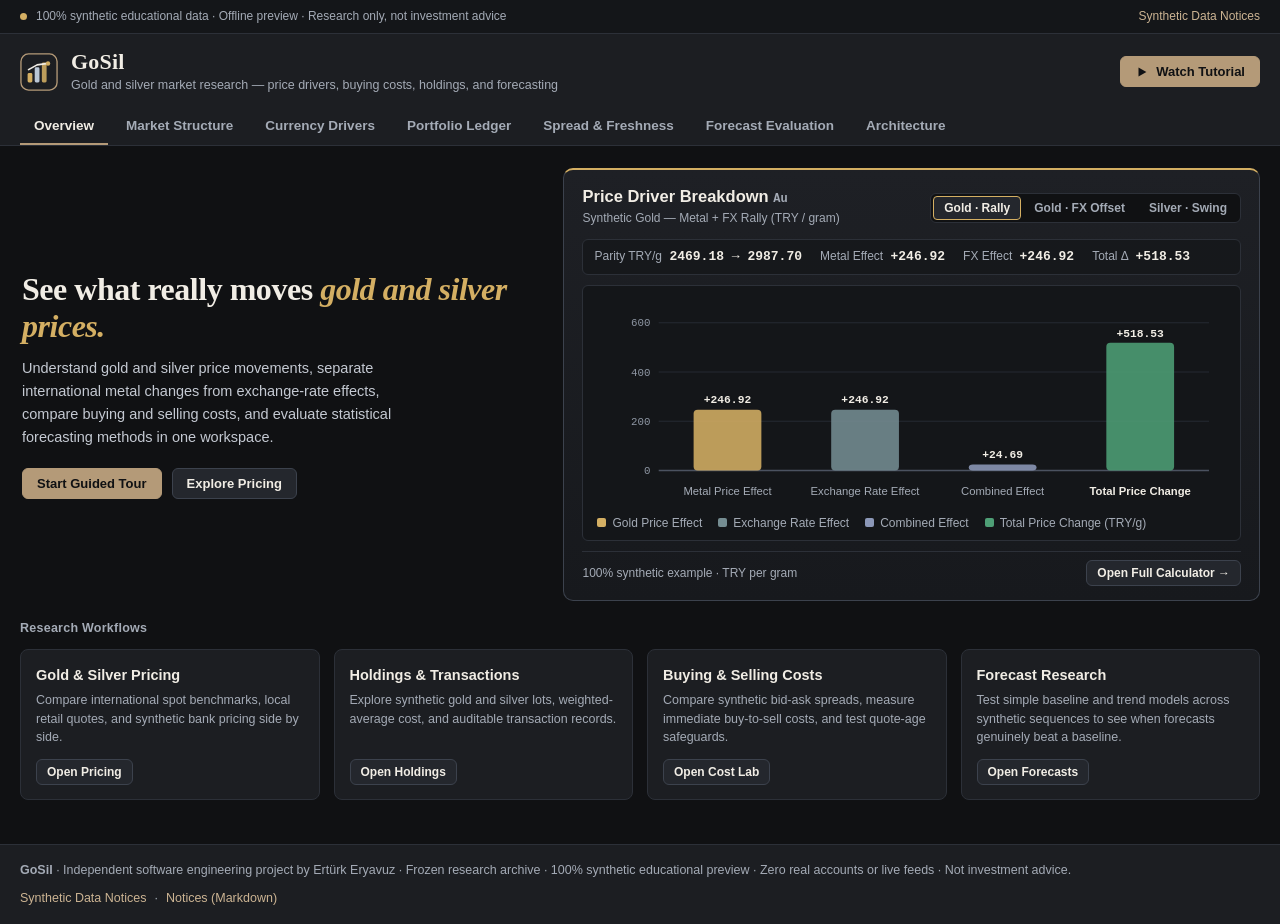
<file: docs/index.html>
<!DOCTYPE html>
<html lang="en">
<head>
  <meta charset="utf-8" />
  <meta name="viewport" content="width=device-width, initial-scale=1" />
  <title>GoSil — Gold &amp; Silver Market Research Workspace</title>
  <meta name="description" content="GoSil: gold and silver market research workspace for understanding price drivers, exchange-rate effects, buying and selling costs, holdings records, and statistical forecasting (100% synthetic browser preview)." />
  <link rel="stylesheet" href="styles.css" />
</head>
<body>
  <a class="skip-link" href="#main-workspace">Skip to main content</a>

  <div class="context-ribbon" role="note" aria-label="Preview scope and synthetic data notice">
    <div class="context-ribbon-inner">
      <div class="ribbon-left">
        <span class="ribbon-dot" aria-hidden="true"></span>
        <span>100% synthetic educational data · Offline preview · Research only, not investment advice</span>
      </div>
      <div class="ribbon-links">
        <a href="notices.html">Synthetic Data Notices</a>
      </div>
    </div>
  </div>

  <header class="site-header">
    <div class="header-inner">
      <div class="brand-row">
        <div class="brand-lockup">
          <svg class="brand-mark" viewBox="0 0 40 40" fill="none" aria-hidden="true">
            <rect x="1" y="1" width="38" height="38" rx="8" fill="#1C1E22" stroke="#B49A78" stroke-width="1.4" />
            <rect x="8" y="21" width="5" height="10" rx="1.5" fill="#D4AF63" />
            <rect x="15.5" y="15" width="5" height="16" rx="1.5" fill="#B9C6D6" />
            <rect x="23" y="10" width="5" height="21" rx="1.5" fill="#D4AF63" fill-opacity="0.88" />
            <path d="M9 17.5 L18 12.5 L29.5 11" stroke="#F1EDE5" stroke-width="1.8" stroke-linecap="round" stroke-linejoin="round" />
            <circle cx="29.5" cy="11" r="2.3" fill="#D4AF63" />
          </svg>
          <div>
            <h1 class="brand-title">GoSil</h1>
            <p class="brand-sub">Gold and silver market research — price drivers, buying costs, holdings, and forecasting</p>
          </div>
        </div>
        <div class="header-actions">
          <button type="button" class="btn btn-primary" id="btnWatchTutorial">
            <svg width="14" height="14" viewBox="0 0 16 16" fill="currentColor" aria-hidden="true"><path d="M4 2.8v10.4L13 8 4 2.8z" /></svg>
            <span>Watch Tutorial</span>
          </button>
        </div>
      </div>

      <nav class="nav-tabs" role="tablist" aria-label="GoSil research workspaces" id="gosil-tablist">
        <button type="button" class="nav-tab" role="tab" id="tab-overview" aria-controls="panel-overview" aria-selected="true" data-tab="overview">Overview</button>
        <button type="button" class="nav-tab" role="tab" id="tab-structure" aria-controls="panel-structure" aria-selected="false" tabindex="-1" data-tab="structure">Market Structure</button>
        <button type="button" class="nav-tab" role="tab" id="tab-decomp" aria-controls="panel-decomp" aria-selected="false" tabindex="-1" data-tab="decomp">Currency Drivers</button>
        <button type="button" class="nav-tab" role="tab" id="tab-ledger" aria-controls="panel-ledger" aria-selected="false" tabindex="-1" data-tab="ledger">Portfolio Ledger</button>
        <button type="button" class="nav-tab" role="tab" id="tab-spread" aria-controls="panel-spread" aria-selected="false" tabindex="-1" data-tab="spread">Spread &amp; Freshness</button>
        <button type="button" class="nav-tab" role="tab" id="tab-forecast" aria-controls="panel-forecast" aria-selected="false" tabindex="-1" data-tab="forecast">Forecast Evaluation</button>
        <button type="button" class="nav-tab" role="tab" id="tab-arch" aria-controls="panel-arch" aria-selected="false" tabindex="-1" data-tab="arch">Architecture</button>
      </nav>
    </div>
  </header>

  <aside id="tutorialDock" class="tutorial-dock" role="region" aria-label="Guided workspace walkthrough" hidden>
    <div class="tutorial-dock-inner">
      <div class="tutorial-copy">
        <div class="tutorial-meta-row">
          <span class="tutorial-step-badge" id="tutStepBadge">Step 1 of 6</span>
          <strong class="tutorial-stage-title" id="tutStageTitle"></strong>
          <div class="tut-phase-pills" id="tutPhasePills" role="group" aria-label="Step views" hidden></div>
          <span class="tutorial-scroll-note" id="tutScrollNote" hidden>Paused auto-scroll · use Next or Prev to continue</span>
        </div>
        <p class="tutorial-narration" id="tutNarration" aria-live="polite"></p>
      </div>
      <div class="tutorial-controls" role="group" aria-label="Tutorial playback controls">
        <button type="button" class="btn btn-sm" id="btnTutPrev" aria-label="Previous step">Prev</button>
        <button type="button" class="btn btn-sm btn-primary" id="btnTutPlayPause" aria-label="Pause walkthrough">Pause</button>
        <button type="button" class="btn btn-sm" id="btnTutNext" aria-label="Next step">Next</button>
        <button type="button" class="btn btn-sm" id="btnTutRestart" aria-label="Restart walkthrough">Restart</button>
        <button type="button" class="btn btn-sm btn-ghost" id="btnTutExit" aria-label="Exit tutorial and restore session">Exit</button>
      </div>
    </div>
    <div class="tutorial-progress-track" aria-hidden="true">
      <div class="tutorial-progress-fill" id="tutProgressFill"></div>
    </div>
  </aside>

  <main id="main-workspace" class="main-container">
    <section id="panel-overview" class="view-panel" role="tabpanel" aria-labelledby="tab-overview"></section>
    <section id="panel-structure" class="view-panel" role="tabpanel" aria-labelledby="tab-structure" hidden></section>
    <section id="panel-decomp" class="view-panel" role="tabpanel" aria-labelledby="tab-decomp" hidden></section>
    <section id="panel-ledger" class="view-panel" role="tabpanel" aria-labelledby="tab-ledger" hidden></section>
    <section id="panel-spread" class="view-panel" role="tabpanel" aria-labelledby="tab-spread" hidden></section>
    <section id="panel-forecast" class="view-panel" role="tabpanel" aria-labelledby="tab-forecast" hidden></section>
    <section id="panel-arch" class="view-panel" role="tabpanel" aria-labelledby="tab-arch" hidden></section>
  </main>

  <footer class="site-footer">
    <div class="footer-inner">
      <div>
        <strong>GoSil</strong> · Independent software engineering project by Ertürk Eryavuz · Frozen research archive · 100% synthetic educational preview · Zero real accounts or live feeds · Not investment advice.
      </div>
      <div class="footer-links">
        <a href="notices.html">Synthetic Data Notices</a>
        <span aria-hidden="true">·</span>
        <a href="THIRD-PARTY-NOTICES.md">Notices (Markdown)</a>
      </div>
    </div>
  </footer>

  <noscript>
    <div class="main-container">
      <div class="notice notice-gold">
        <strong>JavaScript Required:</strong> Enable JavaScript to run GoSil's synthetic currency decomposition calculator, 6-tier market structure comparison, fixed-point ledger, quote-freshness gate, and walk-forward forecast evaluator locally in your browser.
      </div>
    </div>
  </noscript>

  <script src="data.js"></script>
  <script src="app.js"></script>
</body>
</html>
</file>
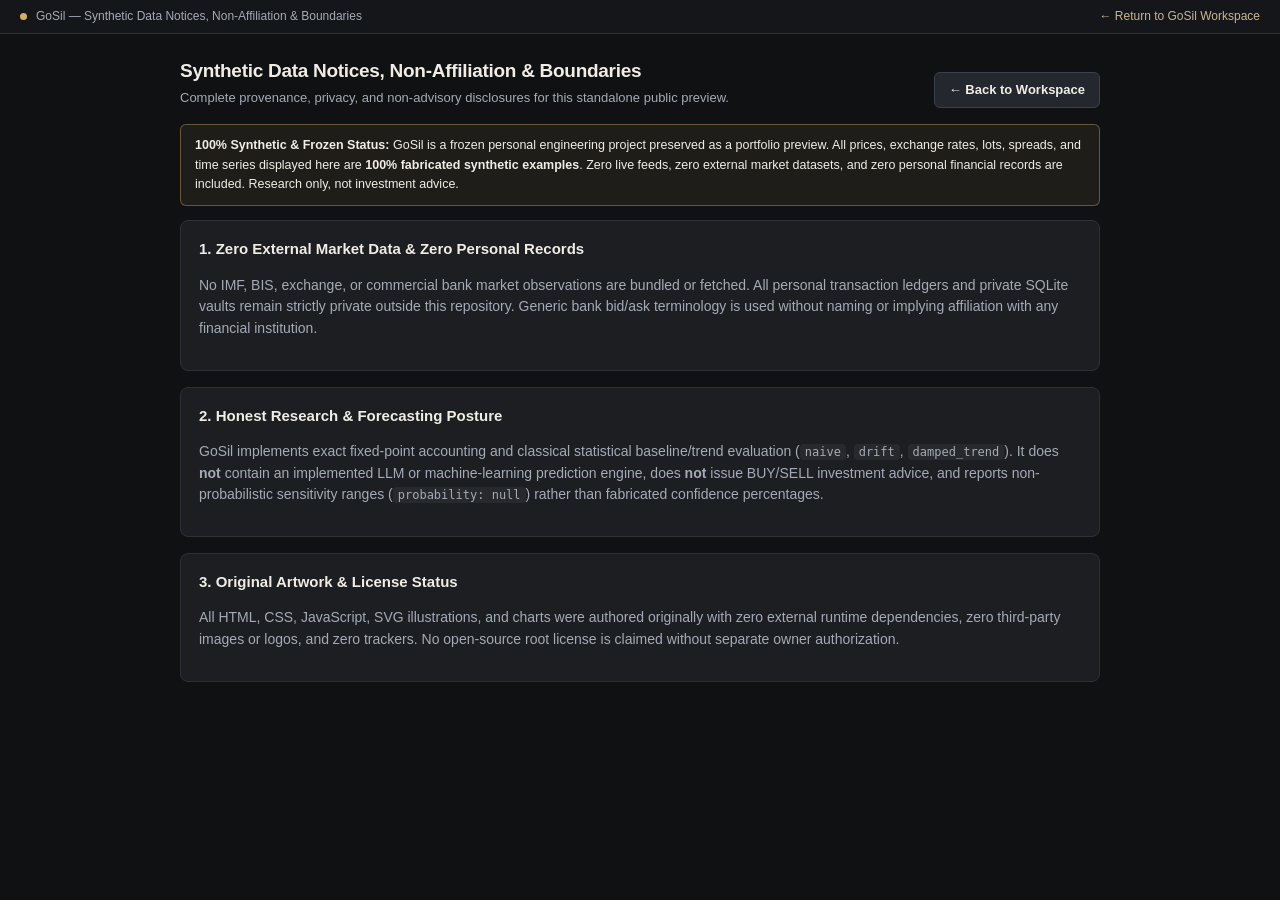
<file: docs/notices.html>
<!DOCTYPE html>
<html lang="en">
<head>
  <meta charset="utf-8" />
  <meta name="viewport" content="width=device-width, initial-scale=1" />
  <title>Synthetic Data Notices &amp; Boundaries — GoSil</title>
  <link rel="stylesheet" href="styles.css" />
</head>
<body>
  <div class="context-ribbon" role="note" aria-label="Synthetic data notices navigation">
    <div class="context-ribbon-inner">
      <div class="ribbon-left">
        <span class="ribbon-dot" aria-hidden="true"></span>
        <span>GoSil — Synthetic Data Notices, Non-Affiliation &amp; Boundaries</span>
      </div>
      <div class="ribbon-links">
        <a href="index.html">← Return to GoSil Workspace</a>
      </div>
    </div>
  </div>

  <main class="main-container" style="max-width:960px">
    <div class="section-head">
      <div>
        <h2>Synthetic Data Notices, Non-Affiliation &amp; Boundaries</h2>
        <p>Complete provenance, privacy, and non-advisory disclosures for this standalone public preview.</p>
      </div>
      <a class="btn" href="index.html">← Back to Workspace</a>
    </div>

    <div class="notice notice-gold">
      <strong>100% Synthetic &amp; Frozen Status:</strong> GoSil is a frozen personal engineering project preserved as a portfolio preview. All prices, exchange rates, lots, spreads, and time series displayed here are <strong>100% fabricated synthetic examples</strong>. Zero live feeds, zero external market datasets, and zero personal financial records are included. Research only, not investment advice.
    </div>

    <div class="card">
      <h3>1. Zero External Market Data &amp; Zero Personal Records</h3>
      <p class="muted">No IMF, BIS, exchange, or commercial bank market observations are bundled or fetched. All personal transaction ledgers and private SQLite vaults remain strictly private outside this repository. Generic bank bid/ask terminology is used without naming or implying affiliation with any financial institution.</p>
    </div>

    <div class="card">
      <h3>2. Honest Research &amp; Forecasting Posture</h3>
      <p class="muted">GoSil implements exact fixed-point accounting and classical statistical baseline/trend evaluation (<code>naive</code>, <code>drift</code>, <code>damped_trend</code>). It does <strong>not</strong> contain an implemented LLM or machine-learning prediction engine, does <strong>not</strong> issue BUY/SELL investment advice, and reports non-probabilistic sensitivity ranges (<code>probability: null</code>) rather than fabricated confidence percentages.</p>
    </div>

    <div class="card">
      <h3>3. Original Artwork &amp; License Status</h3>
      <p class="muted">All HTML, CSS, JavaScript, SVG illustrations, and charts were authored originally with zero external runtime dependencies, zero third-party images or logos, and zero trackers. No open-source root license is claimed without separate owner authorization.</p>
    </div>
  </main>
</body>
</html>
</file>
<file: docs/styles.css>
/* GoSil — Portfolio V3 Obsidian/Ivory/Bronze + Semantic Gold/Silver Precious-Metals Research Theme */
:root {
  --bg: #101113;
  --surface: #1C1E22;
  --surface-alt: #24272D;
  --surface-elev: #2B2F36;
  --border: #2C3038;
  --border-strong: #3C424D;
  --fg: #F1EDE5;
  --muted: #A4ABB6;
  --muted-2: #7B8391;
  --accent: #B49A78;
  --accent-strong: #CCB493;
  --accent-soft: rgba(180, 154, 120, 0.14);
  --gold: #D4AF63;
  --gold-soft: rgba(212, 175, 99, 0.14);
  --silver: #B9C6D6;
  --silver-soft: rgba(185, 198, 214, 0.14);
  --teal: #758D92;
  --teal-soft: rgba(117, 141, 146, 0.16);
  --pos: #4E9F76;
  --pos-soft: rgba(78, 159, 118, 0.16);
  --neg: #C96A6A;
  --neg-soft: rgba(201, 106, 106, 0.16);
  --caution: #CFA05B;
  --caution-soft: rgba(207, 160, 91, 0.15);
  --radius: 8px;
  --radius-sm: 6px;
  --font-sans: -apple-system, BlinkMacSystemFont, "Segoe UI", Inter, Roboto, Helvetica, Arial, sans-serif;
  --font-display: Georgia, "Times New Roman", serif;
  --font-mono: ui-monospace, SFMono-Regular, Menlo, Monaco, Consolas, monospace;
}

*, *::before, *::after { box-sizing: border-box; }
html { color-scheme: dark; }

body {
  margin: 0;
  background: var(--bg);
  color: var(--fg);
  font-family: var(--font-sans);
  font-size: 14px;
  line-height: 1.55;
  -webkit-font-smoothing: antialiased;
  overflow-x: clip;
}

a { color: var(--accent-strong); text-decoration: none; }
a:hover { text-decoration: underline; }

:focus-visible {
  outline: 2px solid var(--accent);
  outline-offset: 2px;
}

.skip-link {
  position: absolute;
  left: -9999px;
  top: 8px;
  background: var(--accent);
  color: #101113;
  padding: 8px 14px;
  border-radius: var(--radius-sm);
  font-weight: 600;
  z-index: 1000;
}
.skip-link:focus { left: 12px; }

/* Restrained Context Ribbon */
.context-ribbon {
  background: #141619;
  border-bottom: 1px solid var(--border);
  font-size: 12px;
  color: var(--muted);
  padding: 7px 20px;
}
.context-ribbon-inner {
  max-width: 1360px;
  margin: 0 auto;
  display: flex;
  flex-wrap: wrap;
  align-items: center;
  justify-content: space-between;
  gap: 8px 16px;
}
.ribbon-left {
  display: flex;
  align-items: center;
  gap: 9px;
  flex-wrap: wrap;
}
.ribbon-dot {
  width: 7px;
  height: 7px;
  border-radius: 50%;
  background: var(--gold);
  flex-shrink: 0;
}
.ribbon-links {
  display: flex;
  align-items: center;
  gap: 14px;
}

/* Header & Primary Navigation */
.site-header {
  background: var(--surface);
  border-bottom: 1px solid var(--border);
}
.header-inner {
  max-width: 1360px;
  margin: 0 auto;
  padding: 15px 20px 0;
}
.brand-row {
  display: flex;
  flex-wrap: wrap;
  align-items: center;
  justify-content: space-between;
  gap: 12px 20px;
  padding-bottom: 13px;
}
.brand-lockup {
  display: flex;
  align-items: center;
  gap: 13px;
}
.brand-mark {
  width: 38px;
  height: 38px;
  flex-shrink: 0;
}
.brand-title {
  margin: 0;
  font-family: var(--font-display);
  font-size: 22px;
  font-weight: 700;
  letter-spacing: 0.01em;
  color: var(--fg);
  line-height: 1.15;
}
.brand-sub {
  margin: 2px 0 0;
  font-size: 12.5px;
  color: var(--muted);
}
.header-actions {
  display: flex;
  align-items: center;
  gap: 10px;
}
.header-actions [hidden],
.ov-actions [hidden] {
  display: none;
}

/* Buttons */
.btn {
  appearance: none;
  display: inline-flex;
  align-items: center;
  justify-content: center;
  gap: 7px;
  padding: 7px 14px;
  border-radius: var(--radius-sm);
  border: 1px solid var(--border-strong);
  background: var(--surface-alt);
  color: var(--fg);
  font-family: var(--font-sans);
  font-size: 13px;
  font-weight: 600;
  cursor: pointer;
  transition: background 0.15s ease, border-color 0.15s ease, color 0.15s ease;
  white-space: nowrap;
}
.btn:hover:not(:disabled) {
  background: var(--surface-elev);
  border-color: var(--accent);
}
.btn:disabled { opacity: 0.45; cursor: not-allowed; }
.btn[aria-pressed="true"] {
  background: var(--accent-soft);
  border-color: var(--accent);
  color: var(--accent-strong);
}
.btn-primary {
  background: var(--accent);
  border-color: var(--accent);
  color: #101113;
}
.btn-primary:hover:not(:disabled) {
  background: var(--accent-strong);
  border-color: var(--accent-strong);
}
.btn-sm { padding: 5px 10px; font-size: 12px; }
.btn-ghost { background: transparent; border-color: var(--border); color: var(--muted); }
.btn-ghost:hover:not(:disabled) { color: var(--fg); border-color: var(--border-strong); background: var(--surface-alt); }

/* Horizontal Navigation Tabs */
.nav-tabs {
  display: flex;
  gap: 4px;
  overflow-x: auto;
  scrollbar-width: thin;
  -webkit-overflow-scrolling: touch;
}
.nav-tab {
  appearance: none;
  background: transparent;
  border: none;
  border-bottom: 2px solid transparent;
  color: var(--muted);
  font-family: var(--font-sans);
  font-size: 13.5px;
  font-weight: 600;
  padding: 10px 14px;
  cursor: pointer;
  white-space: nowrap;
  transition: color 0.15s ease, border-color 0.15s ease;
}
.nav-tab:hover { color: var(--fg); }
.nav-tab[aria-selected="true"] {
  color: var(--fg);
  border-bottom-color: var(--accent);
}

/* Sticky Watch Tutorial Dock */
.tutorial-dock {
  position: sticky;
  top: 0;
  z-index: 60;
  background: rgba(24, 26, 30, 0.97);
  backdrop-filter: blur(8px);
  border-bottom: 1px solid var(--accent);
  box-shadow: 0 8px 24px rgba(0, 0, 0, 0.45);
}
.tutorial-dock[hidden] { display: none; }
.tutorial-dock-inner {
  max-width: 1360px;
  margin: 0 auto;
  padding: 10px 20px;
  display: flex;
  align-items: center;
  justify-content: space-between;
  gap: 12px 18px;
}
.tutorial-copy { min-width: 0; flex: 1 1 auto; }
.tutorial-meta-row {
  display: flex;
  flex-wrap: wrap;
  align-items: center;
  gap: 8px;
  margin-bottom: 2px;
}
.tutorial-step-badge {
  font-family: var(--font-mono);
  font-size: 11px;
  font-weight: 700;
  padding: 2px 7px;
  border-radius: 4px;
  background: var(--accent-soft);
  border: 1px solid rgba(180, 154, 120, 0.45);
  color: var(--accent-strong);
  white-space: nowrap;
}
.tutorial-stage-title { font-size: 13.5px; color: var(--fg); }
.tut-phase-pills {
  display: inline-flex;
  align-items: center;
  gap: 4px;
  flex-wrap: wrap;
}
.tut-phase-pills[hidden] { display: none; }
.tut-phase-btn {
  appearance: none;
  background: var(--surface-alt);
  border: 1px solid var(--border);
  border-radius: 4px;
  color: var(--muted);
  font-family: var(--font-mono);
  font-size: 10.5px;
  font-weight: 600;
  padding: 2px 6px;
  cursor: pointer;
  line-height: 1.3;
}
.tut-phase-btn:hover { color: var(--fg); border-color: var(--border-strong); }
.tut-phase-btn[aria-current="step"] {
  background: var(--accent-soft);
  border-color: var(--accent);
  color: var(--accent-strong);
}
.tutorial-scroll-note { font-size: 11.5px; color: var(--caution); }
.tutorial-narration {
  margin: 0;
  font-size: 12.5px;
  color: var(--muted);
  line-height: 1.4;
}
.tutorial-controls {
  display: flex;
  flex-wrap: wrap;
  align-items: center;
  gap: 6px;
  flex-shrink: 0;
}
.tutorial-progress-track { height: 2px; background: var(--border); width: 100%; }
.tutorial-progress-fill {
  height: 100%;
  background: var(--accent);
  width: 0%;
  transition: width 0.2s ease;
}
.tut-target-highlight {
  border-color: var(--accent) !important;
  box-shadow: 0 0 0 1px rgba(180, 154, 120, 0.35);
}

/* Main Workspace */
.main-container {
  max-width: 1360px;
  margin: 0 auto;
  padding: 22px 20px 44px;
}
.view-panel[hidden] { display: none; }

.section-head {
  display: flex;
  flex-wrap: wrap;
  align-items: flex-end;
  justify-content: space-between;
  gap: 10px 16px;
  margin-bottom: 16px;
}
.section-head h2 {
  margin: 0;
  font-size: 19px;
  font-weight: 700;
  letter-spacing: -0.015em;
  color: var(--fg);
}
.section-head p {
  margin: 3px 0 0;
  font-size: 13px;
  color: var(--muted);
}

/* Cards & Grids */
.card {
  background: var(--surface);
  border: 1px solid var(--border);
  border-radius: var(--radius);
  padding: 16px 18px;
  margin-bottom: 16px;
}
.card h3 {
  margin: 0 0 6px;
  font-size: 15px;
  font-weight: 600;
  color: var(--fg);
}
.card-sub {
  margin: 0 0 12px;
  font-size: 12.5px;
  color: var(--muted);
}

.grid-2 {
  display: grid;
  grid-template-columns: repeat(2, minmax(0, 1fr));
  gap: 16px;
}
.grid-3 {
  display: grid;
  grid-template-columns: repeat(3, minmax(0, 1fr));
  gap: 16px;
}
.kpi-grid {
  display: grid;
  grid-template-columns: repeat(4, minmax(0, 1fr));
  gap: 12px;
  margin-bottom: 16px;
}
.kpi-card {
  background: var(--surface-alt);
  border: 1px solid var(--border);
  border-radius: var(--radius-sm);
  padding: 11px 13px;
}
.kpi-label {
  font-size: 11.5px;
  font-weight: 600;
  color: var(--muted);
  margin-bottom: 4px;
}
.kpi-value {
  font-family: var(--font-mono);
  font-variant-numeric: tabular-nums;
  font-size: 18.5px;
  font-weight: 700;
  color: var(--fg);
  line-height: 1.25;
}
.kpi-detail {
  margin-top: 4px;
  font-size: 11.5px;
  color: var(--muted);
}

/* Balanced Product-First Overview Showcase */
.ov-hero-band {
  display: grid;
  grid-template-columns: minmax(0, 0.88fr) minmax(0, 1.18fr);
  gap: 24px;
  align-items: center;
  margin-bottom: 18px;
}
.ov-intro {
  display: flex;
  flex-direction: column;
  justify-content: center;
  padding: 4px 2px;
}
.ov-headline {
  margin: 0 0 12px;
  font-family: var(--font-display);
  font-size: 32px;
  font-weight: 700;
  line-height: 1.16;
  letter-spacing: -0.015em;
  color: var(--fg);
}
.ov-headline em {
  color: var(--gold);
  font-style: italic;
}
.ov-lead {
  margin: 0 0 18px;
  font-size: 14.5px;
  line-height: 1.6;
  color: #C4C9D2;
  max-width: 48ch;
}
.ov-actions {
  display: flex;
  flex-wrap: wrap;
  gap: 10px;
}

.ov-spotlight {
  background: linear-gradient(180deg, #1E2025 0%, #17191D 100%);
  border: 1px solid var(--border-strong);
  border-top: 2px solid var(--gold);
  border-radius: 10px;
  padding: 16px 18px 14px;
  display: flex;
  flex-direction: column;
  justify-content: space-between;
  gap: 10px;
}
.ov-spot-head {
  display: flex;
  flex-wrap: wrap;
  align-items: center;
  justify-content: space-between;
  gap: 8px 12px;
}
.ov-spot-identity h2 {
  margin: 0;
  font-size: 16.5px;
  font-weight: 700;
  color: var(--fg);
  line-height: 1.25;
}
.ov-spot-identity span {
  font-size: 12px;
  color: var(--muted);
}
.ov-spot-tabs {
  display: inline-flex;
  background: var(--bg);
  border: 1px solid var(--border);
  border-radius: var(--radius-sm);
  padding: 2px;
  gap: 2px;
}
.ov-spot-tab {
  appearance: none;
  background: transparent;
  border: 1px solid transparent;
  border-radius: 4px;
  color: var(--muted);
  font-family: var(--font-sans);
  font-size: 12px;
  font-weight: 600;
  padding: 4px 10px;
  cursor: pointer;
}
.ov-spot-tab:hover { color: var(--fg); }
.ov-spot-tab[aria-pressed="true"] {
  background: var(--surface-alt);
  border-color: var(--gold);
  color: var(--fg);
}
.ov-spot-summary {
  display: flex;
  flex-wrap: wrap;
  align-items: baseline;
  gap: 6px 18px;
  padding: 7px 11px;
  background: rgba(16, 17, 19, 0.48);
  border: 1px solid var(--border);
  border-radius: var(--radius-sm);
  font-size: 12px;
  color: var(--muted);
}
.ov-spot-summary strong {
  font-family: var(--font-mono);
  font-variant-numeric: tabular-nums;
  font-size: 13px;
  color: var(--fg);
  margin-left: 4px;
}
.ov-spot-foot {
  display: flex;
  flex-wrap: wrap;
  align-items: center;
  justify-content: space-between;
  gap: 8px;
  padding-top: 8px;
  border-top: 1px solid var(--border);
  font-size: 12px;
  color: var(--muted);
}

.ov-wf-section {
  display: flex;
  flex-direction: column;
  gap: 10px;
}
.ov-wf-heading {
  font-size: 12.5px;
  font-weight: 600;
  color: var(--muted);
  letter-spacing: 0.02em;
}
.ov-workflow-grid {
  display: grid;
  grid-template-columns: repeat(4, minmax(0, 1fr));
  gap: 14px;
}
.ov-wf-card {
  background: var(--surface);
  border: 1px solid var(--border);
  border-radius: var(--radius);
  padding: 14px 15px;
  display: flex;
  flex-direction: column;
  justify-content: space-between;
  gap: 12px;
  transition: border-color 0.15s ease;
}
.ov-wf-card:hover { border-color: var(--border-strong); }
.ov-wf-card h3 {
  margin: 0 0 5px;
  font-size: 14.5px;
  font-weight: 700;
  color: var(--fg);
}
.ov-wf-card p {
  margin: 0;
  font-size: 12.5px;
  line-height: 1.5;
  color: var(--muted);
}
.ov-wf-foot { display: flex; align-items: center; justify-content: space-between; }

/* Controls & Inputs */
.controls-bar {
  display: flex;
  flex-wrap: wrap;
  align-items: flex-end;
  gap: 10px 12px;
  margin-bottom: 14px;
}
.control-group {
  display: flex;
  flex-direction: column;
  gap: 4px;
}
.control-group label {
  font-size: 11.5px;
  font-weight: 600;
  color: var(--muted);
}
.control-group input[type="number"],
.control-group input[type="text"],
.control-group select {
  background: var(--bg);
  border: 1px solid var(--border-strong);
  border-radius: var(--radius-sm);
  color: var(--fg);
  font-family: var(--font-mono);
  font-size: 13px;
  padding: 6px 10px;
  min-height: 32px;
}
.control-group input:focus,
.control-group select:focus {
  border-color: var(--accent);
  outline: none;
}
input[type="range"] {
  accent-color: var(--gold);
  cursor: pointer;
}

/* Tier Cards */
.tier-list {
  display: grid;
  grid-template-columns: repeat(3, minmax(0, 1fr));
  gap: 12px;
}
.tier-card {
  background: var(--surface-alt);
  border: 1px solid var(--border);
  border-radius: var(--radius-sm);
  padding: 12px 13px;
}
.tier-top {
  display: flex;
  align-items: center;
  justify-content: space-between;
  gap: 8px;
  margin-bottom: 6px;
}
.tier-val {
  font-family: var(--font-mono);
  font-variant-numeric: tabular-nums;
  font-size: 16.5px;
  font-weight: 700;
  margin-top: 2px;
}

/* Badges & Pills */
.badge {
  display: inline-flex;
  align-items: center;
  padding: 2px 7px;
  border-radius: 4px;
  font-family: var(--font-mono);
  font-size: 10.5px;
  font-weight: 700;
  letter-spacing: 0.03em;
}
.b-gold { background: var(--gold-soft); color: var(--gold); border: 1px solid rgba(212, 175, 99, 0.35); }
.b-silver { background: var(--silver-soft); color: var(--silver); border: 1px solid rgba(185, 198, 214, 0.35); }
.b-teal { background: var(--teal-soft); color: #A6BEC3; border: 1px solid rgba(117, 141, 146, 0.35); }
.b-green { background: var(--pos-soft); color: #7CC7A0; border: 1px solid rgba(78, 159, 118, 0.35); }
.b-amber { background: var(--caution-soft); color: #E2BA7B; border: 1px solid rgba(207, 160, 91, 0.35); }
.b-red { background: var(--neg-soft); color: #E49A9A; border: 1px solid rgba(201, 106, 106, 0.35); }

/* Notices */
.notice {
  border-radius: var(--radius-sm);
  padding: 11px 14px;
  font-size: 12.5px;
  margin-bottom: 14px;
  border: 1px solid var(--border);
  background: var(--surface-alt);
  color: var(--fg);
}
.notice-gold { border-color: rgba(212, 175, 99, 0.4); background: rgba(212, 175, 99, 0.08); }
.notice-silver { border-color: rgba(185, 198, 214, 0.35); background: rgba(185, 198, 214, 0.08); }
.notice-green { border-color: rgba(78, 159, 118, 0.42); background: rgba(78, 159, 118, 0.10); }
.notice-red { border-color: rgba(201, 106, 106, 0.45); background: rgba(201, 106, 106, 0.10); }

/* Tables */
.table-wrap {
  width: 100%;
  overflow-x: auto;
  border: 1px solid var(--border);
  border-radius: var(--radius-sm);
}
table {
  width: 100%;
  border-collapse: collapse;
  font-size: 12.5px;
}
th, td {
  padding: 9px 11px;
  border-bottom: 1px solid var(--border);
  text-align: left;
  vertical-align: middle;
}
th {
  background: #16181B;
  color: var(--muted);
  font-size: 11.5px;
  font-weight: 600;
  white-space: nowrap;
}
tbody tr:last-child td { border-bottom: none; }
tbody tr.voided td { opacity: 0.52; text-decoration: line-through; }
tbody tr.voided td:last-child { text-decoration: none; opacity: 1; }
.num {
  text-align: right;
  font-family: var(--font-mono);
  font-variant-numeric: tabular-nums;
  white-space: nowrap;
}

/* Charts */
.chart-box {
  width: 100%;
  border: 1px solid var(--border);
  border-radius: var(--radius-sm);
  background: #141619;
  padding: 10px 10px 8px;
}
.chart-box svg {
  display: block;
  width: 100%;
  height: auto;
}
.chart-legend {
  display: flex;
  flex-wrap: wrap;
  gap: 8px 16px;
  margin-top: 8px;
  padding: 0 4px;
  font-size: 12px;
  color: var(--muted);
}
.chart-legend span {
  display: inline-flex;
  align-items: center;
  gap: 6px;
}
.legend-dot {
  width: 9px;
  height: 9px;
  border-radius: 2px;
  display: inline-block;
  flex-shrink: 0;
}

/* Semantic Utilities */
.mono { font-family: var(--font-mono); font-variant-numeric: tabular-nums; }
.muted { color: var(--muted); }
.gold-txt { color: var(--gold); }
.silver-txt { color: var(--silver); }
.pos { color: #6FC496; }
.neg { color: #E28686; }
code {
  font-family: var(--font-mono);
  font-size: 12px;
  background: rgba(255, 255, 255, 0.05);
  padding: 1px 5px;
  border-radius: 4px;
}

/* Footer */
.site-footer {
  border-top: 1px solid var(--border);
  background: var(--surface);
  padding: 16px 20px;
  font-size: 12.5px;
  color: var(--muted);
}
.footer-inner {
  max-width: 1360px;
  margin: 0 auto;
  display: flex;
  flex-wrap: wrap;
  justify-content: space-between;
  gap: 8px 16px;
}
.footer-links { display: flex; gap: 8px; align-items: center; }

/* Compact Desktop Heights (1280x650, 1440x580) */
@media (max-height: 680px) and (min-width: 900px) {
  .context-ribbon { padding: 4px 20px; font-size: 11.5px; }
  .header-inner { padding: 9px 20px 0; }
  .brand-row { padding-bottom: 7px; }
  .brand-title { font-size: 19px; }
  .nav-tab { padding: 7px 12px; font-size: 13px; }
  .tutorial-dock-inner { padding: 7px 20px; }
  .main-container { padding: 13px 20px 28px; }
  .card { padding: 13px 15px; margin-bottom: 12px; }
  .kpi-grid { margin-bottom: 12px; }
  .kpi-card { padding: 9px 12px; }
  .kpi-value { font-size: 17px; }
  .ov-hero-band { gap: 18px; margin-bottom: 12px; }
  .ov-headline { font-size: 26px; margin-bottom: 8px; }
  .ov-lead { font-size: 13.5px; margin-bottom: 12px; }
  .ov-spotlight { padding: 12px 15px 10px; gap: 8px; }
  .ov-spot-summary { padding: 5px 9px; gap: 4px 14px; font-size: 11.5px; }
  .ov-wf-card { padding: 11px 13px; gap: 8px; }
}

@media (max-height: 610px) and (min-width: 900px) {
  .main-container { padding-top: 9px; }
  .ov-spotlight { padding: 10px 14px 9px; gap: 6px; }
  .ov-spotlight svg { max-height: 176px; }
  .ov-spot-foot { padding-top: 5px; }
}

/* Tablet & Mobile */
@media (max-width: 1060px) {
  .ov-hero-band { grid-template-columns: minmax(0, 1fr); gap: 16px; }
  .ov-workflow-grid { grid-template-columns: repeat(2, minmax(0, 1fr)); }
}

@media (max-width: 980px) {
  .grid-2, .grid-3, .tier-list { grid-template-columns: minmax(0, 1fr); }
  .kpi-grid { grid-template-columns: repeat(2, minmax(0, 1fr)); }
}

@media (max-width: 640px) {
  .context-ribbon { padding: 7px 12px; font-size: 11.5px; }
  .header-inner { padding: 12px 12px 0; }
  .brand-title { font-size: 18px; }
  .brand-sub { font-size: 12px; }
  .nav-tab { padding: 9px 10px; font-size: 13px; }
  .main-container { padding: 14px 12px 32px; }
  .card { padding: 13px 13px; }
  .kpi-grid { grid-template-columns: minmax(0, 1fr); }
  .ov-headline { font-size: 24px; }
  .ov-lead { font-size: 13.5px; margin-bottom: 14px; }
  .ov-spotlight { padding: 12px 13px 11px; gap: 8px; }
  .ov-spot-summary { padding: 6px 8px; gap: 4px 10px; font-size: 11px; }
  .ov-spot-summary strong { font-size: 12px; }
  .ov-spot-tab { padding: 4px 7px; font-size: 11px; }
  .ov-workflow-grid { grid-template-columns: minmax(0, 1fr); gap: 10px; }
  .tutorial-dock-inner {
    padding: 7px 12px;
    flex-direction: column;
    align-items: stretch;
    gap: 5px;
  }
  .tutorial-meta-row { gap: 5px 6px; margin-bottom: 1px; }
  .tutorial-stage-title { font-size: 12.5px; }
  .tutorial-narration { font-size: 11.5px; line-height: 1.32; }
  .tutorial-controls { justify-content: flex-start; gap: 4px; }
  .tutorial-controls .btn-sm { padding: 4px 7px; font-size: 11px; }
  .controls-bar { gap: 6px 8px; margin-bottom: 10px; }
  .controls-bar .btn { font-size: 11.5px; padding: 5px 8px; white-space: normal; text-align: left; }
  .notice { padding: 9px 11px; font-size: 12px; margin-bottom: 10px; }
}

@media (prefers-reduced-motion: reduce) {
  *, *::before, *::after {
    transition: none !important;
    animation: none !important;
    scroll-behavior: auto !important;
  }
}
</file>
